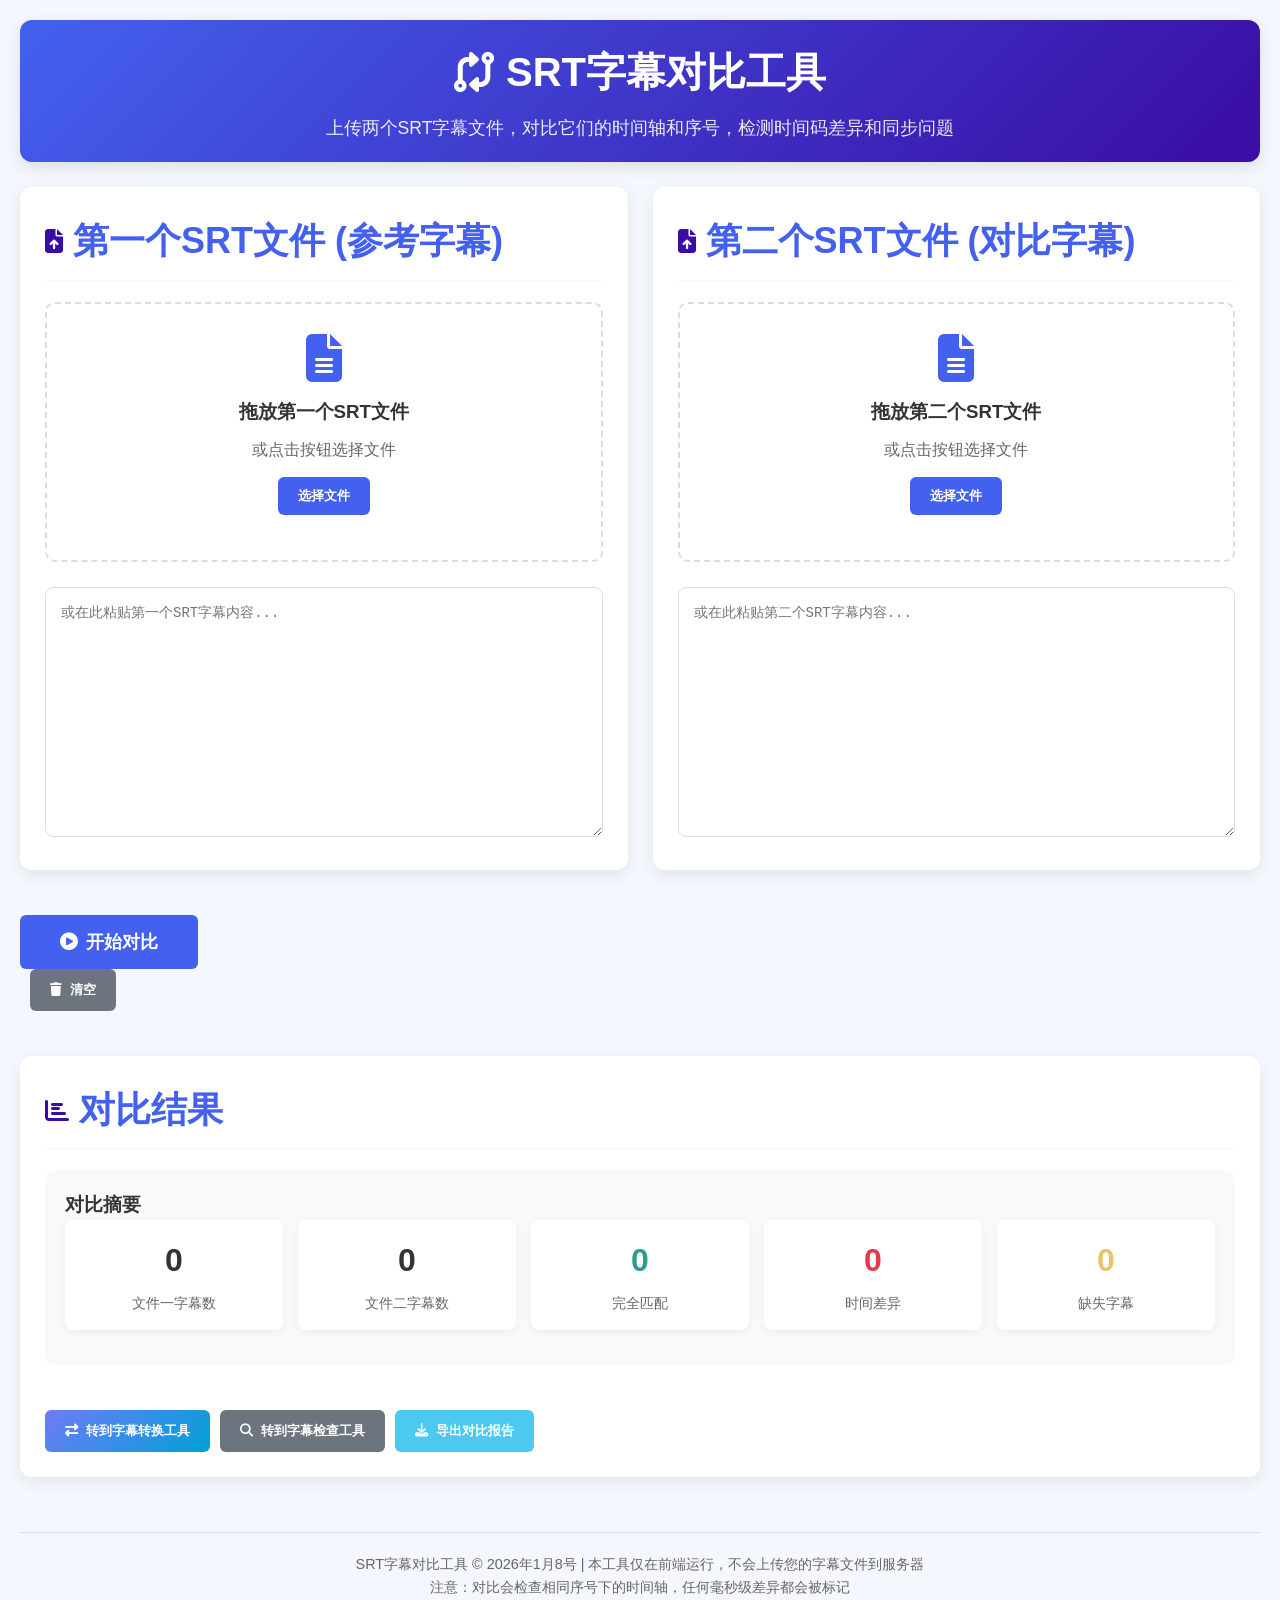
<file: compare.html>
<!DOCTYPE html>
<html lang="zh-CN">
<head>
    <meta charset="UTF-8">
    <meta name="viewport" content="width=device-width, initial-scale=1.0">
    <title>SRT字幕对比工具</title>
    <link rel="stylesheet" href="compare.css">
    <link rel="stylesheet" href="https://cdnjs.cloudflare.com/ajax/libs/font-awesome/6.4.0/css/all.min.css">
    <meta name="description" content="在线对比两个SRT字幕文件的时间轴和序号差异">
    <meta name="keywords" content="SRT,字幕对比,时间轴对比,字幕同步检查">
</head>
<body>
    <div class="container">
        <header>
            <h1><i class="fas fa-code-compare"></i> SRT字幕对比工具</h1>
            <p>上传两个SRT字幕文件，对比它们的时间轴和序号，检测时间码差异和同步问题</p>
        </header>
        
        <div class="main-content">
            <!-- 第一个文件上传区域 -->
            <div class="input-section">
                <div class="section-title">
                    <i class="fas fa-file-upload"></i>
                    <h2>第一个SRT文件 (参考字幕)</h2>
                </div>
                
                <div class="file-input-area" id="dropArea1">
                    <i class="fas fa-file-alt"></i>
                    <h3>拖放第一个SRT文件</h3>
                    <p>或点击按钮选择文件</p>
                    <input type="file" id="fileInput1" accept=".srt,.txt" hidden>
                    <button class="upload-btn" id="browseBtn1">选择文件</button>
                    <p class="file-info" id="fileInfo1"></p>
                </div>
                
                <div class="textarea-container">
                    <textarea id="srtContent1" placeholder="或在此粘贴第一个SRT字幕内容..."></textarea>
                </div>
            </div>
            
            <!-- 第二个文件上传区域 -->
            <div class="input-section">
                <div class="section-title">
                    <i class="fas fa-file-upload"></i>
                    <h2>第二个SRT文件 (对比字幕)</h2>
                </div>
                
                <div class="file-input-area" id="dropArea2">
                    <i class="fas fa-file-alt"></i>
                    <h3>拖放第二个SRT文件</h3>
                    <p>或点击按钮选择文件</p>
                    <input type="file" id="fileInput2" accept=".srt,.txt" hidden>
                    <button class="upload-btn" id="browseBtn2">选择文件</button>
                    <p class="file-info" id="fileInfo2"></p>
                </div>
                
                <div class="textarea-container">
                    <textarea id="srtContent2" placeholder="或在此粘贴第二个SRT字幕内容..."></textarea>
                </div>
            </div>
        </div>
        
        <!-- 对比按钮 -->
        <div style="text-align: center; margin: 20px 0;">
            <button class="btn btn-primary" id="compareBtn" style="padding: 15px 40px; font-size: 1.1rem;">
                <i class="fas fa-play-circle"></i> 开始对比
            </button>
            <button class="btn btn-secondary" id="clearCompareBtn" style="margin-left: 10px;">
                <i class="fas fa-trash"></i> 清空
            </button>
        </div>
        
        <!-- 对比结果区域 -->
        <div class="output-section">
            <div class="section-title">
                <i class="fas fa-chart-bar"></i>
                <h2>对比结果</h2>
            </div>
            
            <div class="loading hidden" id="loadingIndicator">
                <i class="fas fa-spinner"></i>
                <p>正在对比字幕文件...</p>
            </div>
            
            <div id="resultsContainer">
                <!-- 总体统计 -->
                <div class="results-summary">
                    <h3>对比摘要</h3>
                    <div class="stats">
                        <div class="stat-item">
                            <div class="stat-value" id="totalSubtitles1">0</div>
                            <div class="stat-label">文件一字幕数</div>
                        </div>
                        <div class="stat-item">
                            <div class="stat-value" id="totalSubtitles2">0</div>
                            <div class="stat-label">文件二字幕数</div>
                        </div>
                        <div class="stat-item">
                            <div class="stat-value stat-good" id="exactMatches">0</div>
                            <div class="stat-label">完全匹配</div>
                        </div>
                        <div class="stat-item">
                            <div class="stat-value stat-error" id="timeDifferences">0</div>
                            <div class="stat-label">时间差异</div>
                        </div>
                        <div class="stat-item">
                            <div class="stat-value stat-warning" id="missingSubtitles">0</div>
                            <div class="stat-label">缺失字幕</div>
                        </div>
                    </div>
                </div>
                
                <!-- 详细对比结果 -->
                <div class="errors-list" id="comparisonResults">
                    <!-- 结果将动态生成 -->
                </div>
                
                <!-- 操作按钮 -->
                <div class="button-group" style="margin-top: 20px;">
                   <button class="btn btn-secondary" id="gotoInspectorBtn">
   		  	 <i class="fas fa-exchange-alt"></i> 转到字幕转换工具
		   </button>
		   <button class="btn btn-secondary" id="gotoConverterBtn">
    		  	 <i class="fas fa-search"></i> 转到字幕检查工具
		   </button>
                   <button class="btn btn-success" id="exportComparisonBtn">
                        <i class="fas fa-download"></i> 导出对比报告
                   </button>
                </div>
            </div>
        </div>
        
        <footer>
            <p>SRT字幕对比工具 &copy; 2026年1月8号 | 本工具仅在前端运行，不会上传您的字幕文件到服务器</p>
            <p>注意：对比会检查相同序号下的时间轴，任何毫秒级差异都会被标记</p>
        </footer>
    </div>
    
    <script src="compare.js"></script>
</body>
</html>
</file>
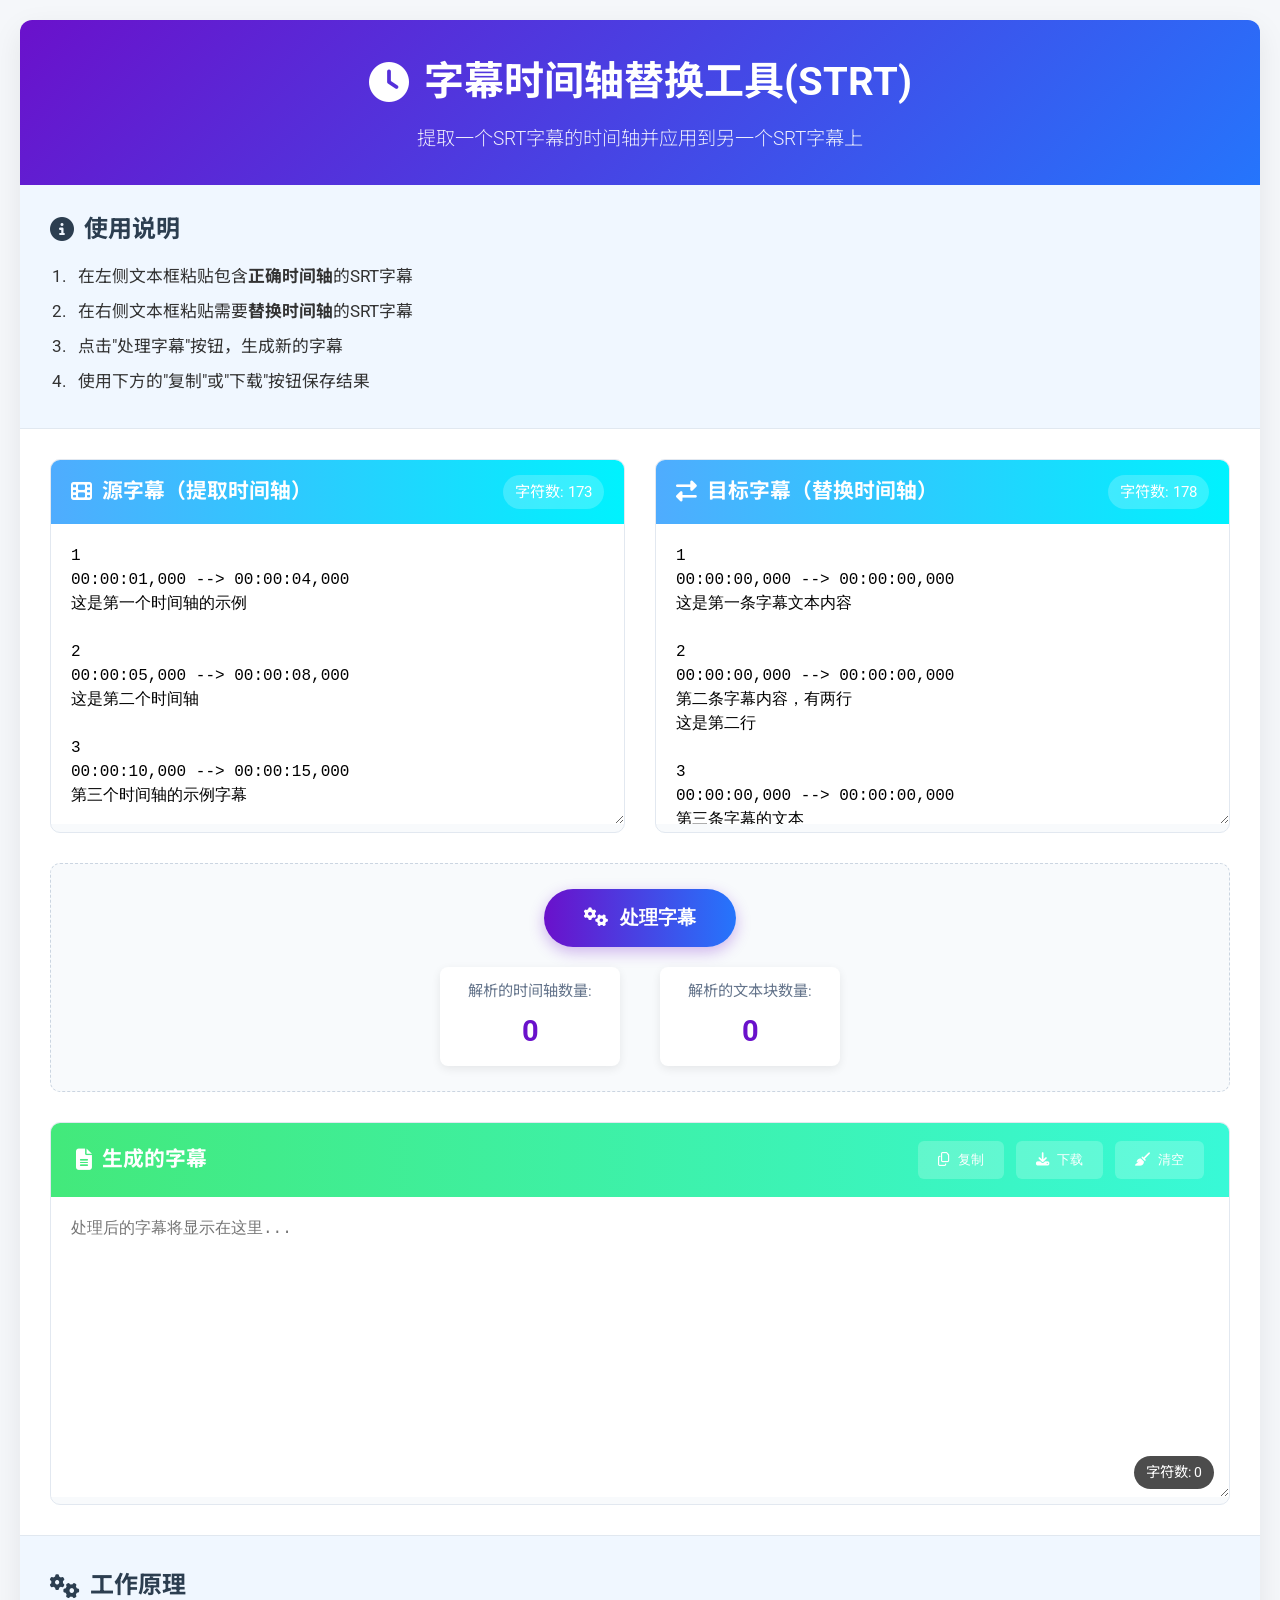
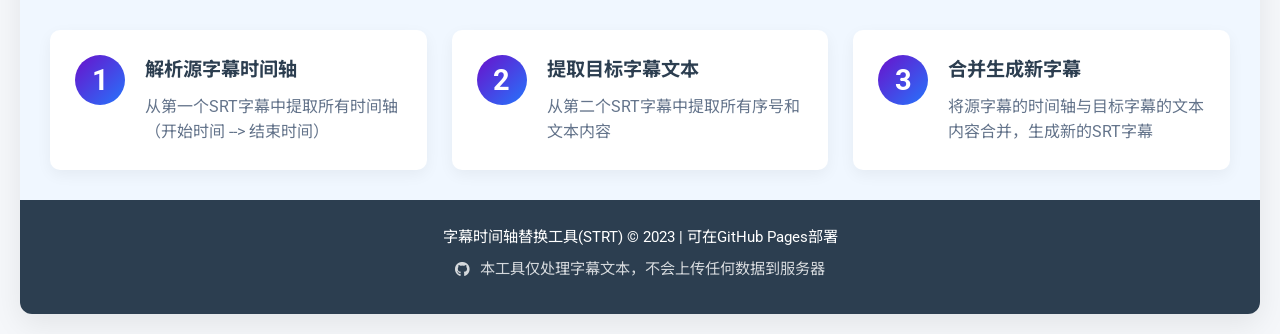
<file: STRT.html>
<!DOCTYPE html>
<html lang="zh-CN">
<head>
    <meta charset="UTF-8">
    <meta name="viewport" content="width=device-width, initial-scale=1.0">
    <title>字幕时间轴替换工具(STRT)</title>
    <link rel="stylesheet" href="STRT.css">
    <link rel="stylesheet" href="https://cdnjs.cloudflare.com/ajax/libs/font-awesome/6.4.0/css/all.min.css">
    <link href="https://fonts.googleapis.com/css2?family=Roboto:wght@400;500;700&family=Noto+Sans+SC:wght@400;500;700&display=swap" rel="stylesheet">
</head>
<body>
    <div class="container">
        <header>
            <h1><i class="fas fa-clock"></i> 字幕时间轴替换工具(STRT)</h1>
            <p class="subtitle">提取一个SRT字幕的时间轴并应用到另一个SRT字幕上</p>
        </header>

        <div class="instructions">
            <h2><i class="fas fa-info-circle"></i> 使用说明</h2>
            <ol>
                <li>在左侧文本框粘贴包含<strong>正确时间轴</strong>的SRT字幕</li>
                <li>在右侧文本框粘贴需要<strong>替换时间轴</strong>的SRT字幕</li>
                <li>点击"处理字幕"按钮，生成新的字幕</li>
                <li>使用下方的"复制"或"下载"按钮保存结果</li>
            </ol>
        </div>

        <div class="main-content">
            <div class="input-section">
                <div class="input-box">
                    <div class="input-header">
                        <h3><i class="fas fa-film"></i> 源字幕（提取时间轴）</h3>
                        <div class="char-count">字符数: <span id="source-count">0</span></div>
                    </div>
                    <textarea id="source-srt" placeholder="粘贴包含正确时间轴的SRT字幕..."></textarea>
                </div>

                <div class="input-box">
                    <div class="input-header">
                        <h3><i class="fas fa-exchange-alt"></i> 目标字幕（替换时间轴）</h3>
                        <div class="char-count">字符数: <span id="target-count">0</span></div>
                    </div>
                    <textarea id="target-srt" placeholder="粘贴需要替换时间轴的SRT字幕..."></textarea>
                </div>
            </div>

            <div class="action-section">
                <button id="process-btn" class="process-btn">
                    <i class="fas fa-cogs"></i> 处理字幕
                </button>
                <div class="stats">
                    <div class="stat-item">
                        <span class="stat-label">解析的时间轴数量:</span>
                        <span id="timecodes-count" class="stat-value">0</span>
                    </div>
                    <div class="stat-item">
                        <span class="stat-label">解析的文本块数量:</span>
                        <span id="textblocks-count" class="stat-value">0</span>
                    </div>
                </div>
            </div>

            <div class="result-section">
                <div class="result-header">
                    <h3><i class="fas fa-file-alt"></i> 生成的字幕</h3>
                    <div class="result-actions">
                        <button id="copy-btn" class="action-btn">
                            <i class="far fa-copy"></i> 复制
                        </button>
                        <button id="download-btn" class="action-btn">
                            <i class="fas fa-download"></i> 下载
                        </button>
                        <button id="clear-btn" class="action-btn">
                            <i class="fas fa-broom"></i> 清空
                        </button>
                    </div>
                </div>
                <div class="result-container">
                    <textarea id="result-srt" readonly placeholder="处理后的字幕将显示在这里..."></textarea>
                    <div class="char-count result-count">字符数: <span id="result-count">0</span></div>
                </div>
            </div>
        </div>

        <div class="how-it-works">
            <h2><i class="fas fa-cogs"></i> 工作原理</h2>
            <div class="workflow">
                <div class="step">
                    <div class="step-number">1</div>
                    <div class="step-content">
                        <h4>解析源字幕时间轴</h4>
                        <p>从第一个SRT字幕中提取所有时间轴（开始时间 --> 结束时间）</p>
                    </div>
                </div>
                <div class="step">
                    <div class="step-number">2</div>
                    <div class="step-content">
                        <h4>提取目标字幕文本</h4>
                        <p>从第二个SRT字幕中提取所有序号和文本内容</p>
                    </div>
                </div>
                <div class="step">
                    <div class="step-number">3</div>
                    <div class="step-content">
                        <h4>合并生成新字幕</h4>
                        <p>将源字幕的时间轴与目标字幕的文本内容合并，生成新的SRT字幕</p>
                    </div>
                </div>
            </div>
        </div>

        <footer>
            <p>字幕时间轴替换工具(STRT) &copy; 2023 | 可在GitHub Pages部署</p>
            <p class="github-link">
                <i class="fab fa-github"></i> 
                本工具仅处理字幕文本，不会上传任何数据到服务器
            </p>
        </footer>
    </div>

    <div id="notification" class="notification"></div>

    <script src="STRT.js"></script>
</body>
</html>
</file>
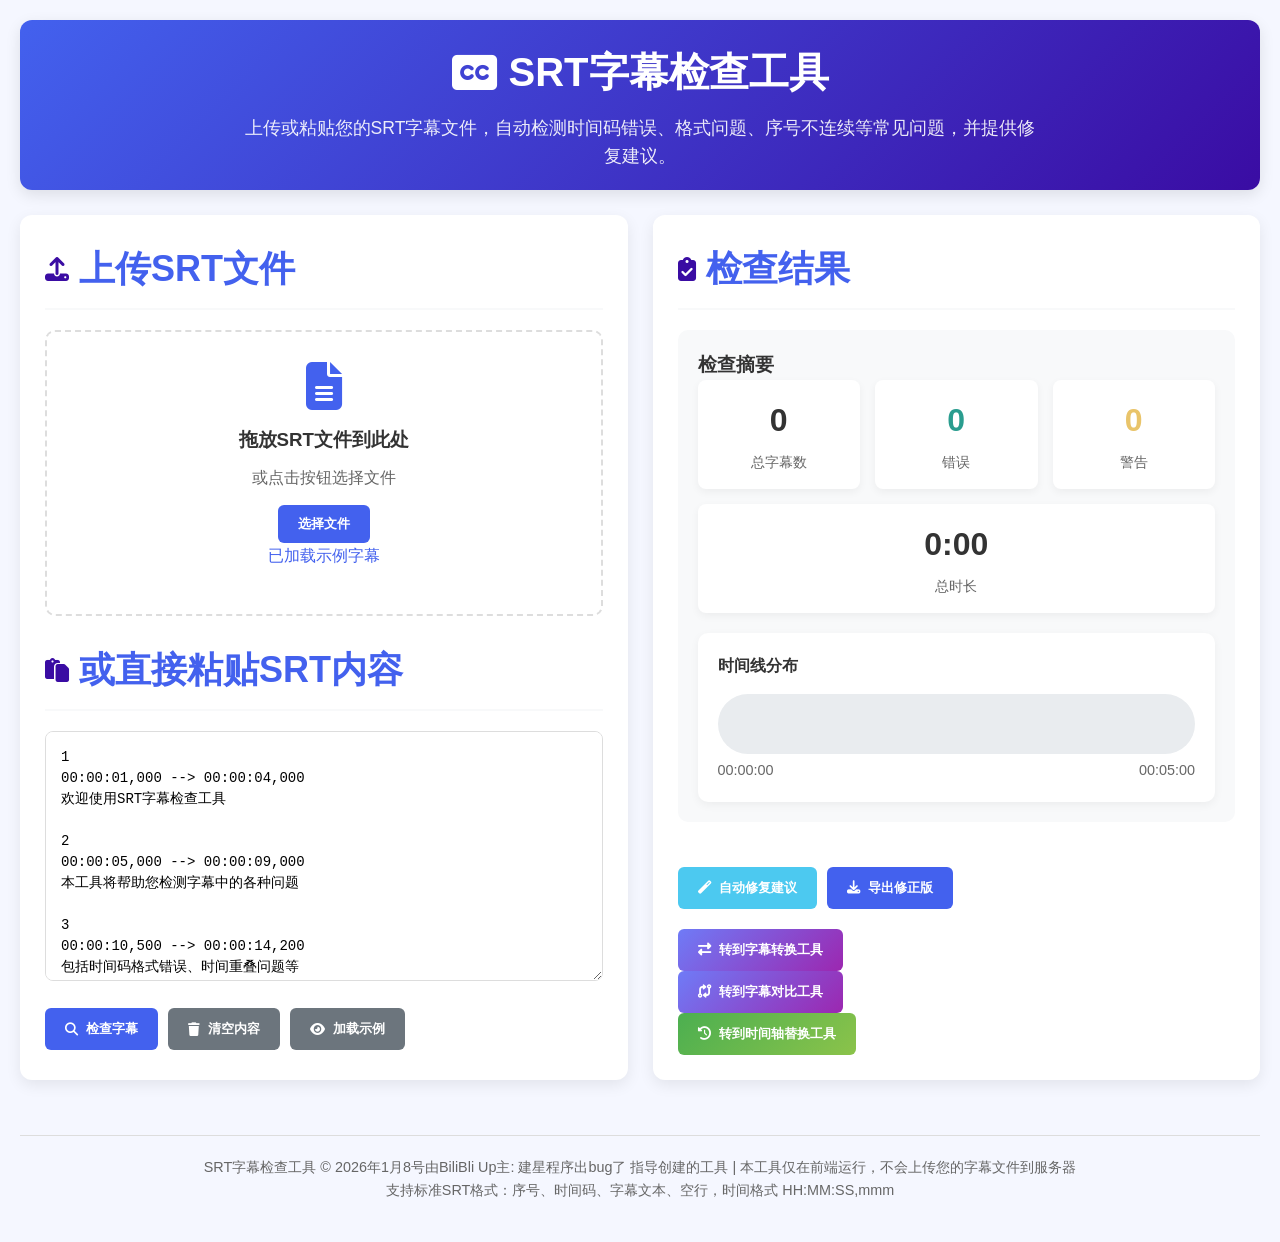
<file: SubtitleCheckingTool.html>
<!DOCTYPE html>
<html lang="zh-CN">
<head>
    <meta charset="UTF-8">
    <meta name="viewport" content="width=device-width, initial-scale=1.0">
    <title>SRT字幕检查工具</title>
    <link rel="stylesheet" href="SubtitleCheckingTool.css">
    <link rel="stylesheet" href="https://cdnjs.cloudflare.com/ajax/libs/font-awesome/6.4.0/css/all.min.css">
    <meta name="description" content="在线检查SRT字幕文件错误，检测时间码格式、时间顺序、序号连续性等问题">
    <meta name="keywords" content="SRT,字幕检查,字幕错误检测,字幕格式验证,时间码检查">
</head>
<body>
    <div class="container">
        <header>
            <h1><i class="fas fa-closed-captioning"></i> SRT字幕检查工具</h1>
            <p>上传或粘贴您的SRT字幕文件，自动检测时间码错误、格式问题、序号不连续等常见问题，并提供修复建议。</p>
        </header>
        
        <div class="main-content">
            <div class="input-section">
                <div class="section-title">
                    <i class="fas fa-upload"></i>
                    <h2>上传SRT文件</h2>
                </div>
                
                <div class="file-input-area" id="dropArea">
                    <i class="fas fa-file-alt"></i>
                    <h3>拖放SRT文件到此处</h3>
                    <p>或点击按钮选择文件</p>
                    <input type="file" id="fileInput" accept=".srt,.txt" hidden>
                    <button class="upload-btn" id="browseBtn">选择文件</button>
                    <p class="file-info" id="fileInfo"></p>
                </div>
                
                <div class="textarea-container">
                    <div class="section-title">
                        <i class="fas fa-paste"></i>
                        <h2>或直接粘贴SRT内容</h2>
                    </div>
                    <textarea id="srtContent" placeholder="在此粘贴SRT字幕内容...
                        
示例格式：
1
00:00:01,000 --> 00:00:04,000
欢迎使用SRT字幕检查工具

2
00:00:05,000 --> 00:00:09,000
本工具将帮助您检测字幕中的各种问题"></textarea>
                    
                    <div class="button-group">
                        <button class="btn btn-primary" id="checkBtn">
                            <i class="fas fa-search"></i> 检查字幕
                        </button>
                        <button class="btn btn-secondary" id="clearBtn">
                            <i class="fas fa-trash"></i> 清空内容
                        </button>
                        <button class="btn btn-secondary" id="exampleBtn">
                            <i class="fas fa-eye"></i> 加载示例
                        </button>
                    </div>
                </div>
            </div>
            
            <div class="output-section">
                <div class="section-title">
                    <i class="fas fa-clipboard-check"></i>
                    <h2>检查结果</h2>
                </div>
                
                <div class="loading hidden" id="loadingIndicator">
                    <i class="fas fa-spinner"></i>
                    <p>正在分析字幕文件...</p>
                </div>
                
                <div id="resultsContainer">
                    <div class="results-summary">
                        <h3>检查摘要</h3>
                        <div class="stats">
                            <div class="stat-item">
                                <div class="stat-value" id="totalSubtitles">0</div>
                                <div class="stat-label">总字幕数</div>
                            </div>
                            <div class="stat-item">
                                <div class="stat-value stat-good" id="totalErrors">0</div>
                                <div class="stat-label">错误</div>
                            </div>
                            <div class="stat-item">
                                <div class="stat-value stat-warning" id="totalWarnings">0</div>
                                <div class="stat-label">警告</div>
                            </div>
                            <div class="stat-item">
                                <div class="stat-value" id="totalDuration">0:00</div>
                                <div class="stat-label">总时长</div>
                            </div>
                        </div>
                        
                        <div class="timeline-container">
                            <h4>时间线分布</h4>
                            <div class="timeline" id="timeline"></div>
                            <div class="time-display">
                                <span>00:00:00</span>
                                <span id="maxTime">00:05:00</span>
                            </div>
                        </div>
                    </div>
                    
                    <div class="errors-list" id="errorsList"></div>
                    
                    <div class="button-group">
                        <button class="btn btn-success" id="fixBtn">
                            <i class="fas fa-magic"></i> 自动修复建议
                        </button>
                        <button class="btn btn-primary" id="exportBtn">
                            <i class="fas fa-download"></i> 导出修正版
                        </button>

                        <!-- 添加工具跳转按钮 -->
                        <div style="width: 100%; margin-top: 10px;">
<button class="btn btn-secondary" id="gotoConverterBtn">
    <i class="fas fa-exchange-alt"></i> 转到字幕转换工具
</button>
<button class="btn btn-secondary" id="gotoCompareBtn">
    <i class="fas fa-code-compare"></i> 转到字幕对比工具
</button>
<button class="btn btn-secondary" id="gotoSTRTBtn">
    <i class="fas fa-history"></i> 转到时间轴替换工具
</button>
                        </div>
                    </div>
                </div>
            </div>
        </div>
        
        <footer>
            <p>SRT字幕检查工具 &copy; 2026年1月8号由BiliBli Up主: 建星程序出bug了 指导创建的工具  | 本工具仅在前端运行，不会上传您的字幕文件到服务器</p>
            <p>支持标准SRT格式：序号、时间码、字幕文本、空行，时间格式 HH:MM:SS,mmm</p>
        </footer>
    </div>
    
    <script src="SubtitleCheckingTool.js"></script>
</body>
</html>
</file>
<file: compare.css>
:root {
    --primary-color: #4361ee;
    --secondary-color: #3a0ca3;
    --success-color: #4cc9f0;
    --warning-color: #f72585;
    --light-bg: #f8f9fa;
    --dark-text: #333;
    --light-text: #666;
    --border-color: #ddd;
    --error-color: #e63946;
    --timeline-color: #7209b7;
}

* {
    margin: 0;
    padding: 0;
    box-sizing: border-box;
    font-family: 'Segoe UI', Tahoma, Geneva, Verdana, sans-serif;
}

body {
    background-color: #f5f7ff;
    color: var(--dark-text);
    line-height: 1.6;
    padding: 20px;
    min-height: 100vh;
}

.container {
    max-width: 1400px;
    margin: 0 auto;
    display: flex;
    flex-direction: column;
    gap: 25px;
}

header {
    text-align: center;
    padding: 20px;
    background: linear-gradient(135deg, var(--primary-color), var(--secondary-color));
    color: white;
    border-radius: 12px;
    box-shadow: 0 5px 15px rgba(0, 0, 0, 0.1);
}

header h1 {
    font-size: 2.5rem;
    margin-bottom: 10px;
    display: flex;
    align-items: center;
    justify-content: center;
    gap: 12px;
}

header p {
    font-size: 1.1rem;
    opacity: 0.9;
    max-width: 800px;
    margin: 0 auto;
}

.main-content {
    display: flex;
    flex-wrap: wrap;
    gap: 25px;
}

.input-section, .output-section {
    flex: 1;
    min-width: 300px;
    background-color: white;
    border-radius: 12px;
    padding: 25px;
    box-shadow: 0 5px 15px rgba(0, 0, 0, 0.08);
}

.section-title {
    font-size: 1.5rem;
    color: var(--primary-color);
    margin-bottom: 20px;
    padding-bottom: 10px;
    border-bottom: 2px solid var(--light-bg);
    display: flex;
    align-items: center;
    gap: 10px;
}

.section-title i {
    color: var(--secondary-color);
}

.file-input-area {
    border: 2px dashed var(--border-color);
    border-radius: 10px;
    padding: 30px;
    text-align: center;
    margin-bottom: 25px;
    transition: all 0.3s ease;
    cursor: pointer;
}

.file-input-area:hover {
    border-color: var(--primary-color);
    background-color: rgba(67, 97, 238, 0.03);
}

.file-input-area i {
    font-size: 3rem;
    color: var(--primary-color);
    margin-bottom: 15px;
}

.file-input-area h3 {
    margin-bottom: 10px;
    color: var(--dark-text);
}

.file-input-area p {
    color: var(--light-text);
    margin-bottom: 15px;
}

.upload-btn {
    background-color: var(--primary-color);
    color: white;
    border: none;
    padding: 10px 20px;
    border-radius: 6px;
    cursor: pointer;
    font-weight: 600;
    transition: background-color 0.3s;
}

.upload-btn:hover {
    background-color: var(--secondary-color);
}

.textarea-container {
    margin-top: 20px;
}

textarea {
    width: 100%;
    min-height: 250px;
    padding: 15px;
    border: 1px solid var(--border-color);
    border-radius: 8px;
    resize: vertical;
    font-family: monospace;
    font-size: 14px;
    line-height: 1.5;
}

.button-group {
    display: flex;
    gap: 10px;
    margin-top: 20px;
    flex-wrap: wrap;
}

.btn {
    padding: 12px 20px;
    border-radius: 6px;
    border: none;
    cursor: pointer;
    font-weight: 600;
    transition: all 0.3s;
    display: flex;
    align-items: center;
    gap: 8px;
}

.btn-primary {
    background-color: var(--primary-color);
    color: white;
}

.btn-primary:hover {
    background-color: var(--secondary-color);
}

.btn-secondary {
    background-color: #6c757d;
    color: white;
}

.btn-secondary:hover {
    background-color: #5a6268;
}

.btn-success {
    background-color: var(--success-color);
    color: white;
}

.btn-success:hover {
    background-color: #3aa8d0;
}

.results-summary {
    background-color: var(--light-bg);
    border-radius: 10px;
    padding: 20px;
    margin-bottom: 25px;
}

.stats {
    display: flex;
    flex-wrap: wrap;
    gap: 15px;
    margin-bottom: 15px;
}

.stat-item {
    background-color: white;
    padding: 15px;
    border-radius: 8px;
    flex: 1;
    min-width: 150px;
    text-align: center;
    box-shadow: 0 3px 8px rgba(0, 0, 0, 0.05);
}

.stat-value {
    font-size: 2rem;
    font-weight: 700;
    margin-bottom: 5px;
}

.stat-label {
    color: var(--light-text);
    font-size: 0.9rem;
}

.stat-good {
    color: #2a9d8f;
}

.stat-warning {
    color: #e9c46a;
}

.stat-error {
    color: var(--error-color);
}

.errors-list {
    margin-top: 20px;
    max-height: 400px;
    overflow-y: auto;
}

.error-item {
    padding: 15px;
    border-left: 4px solid var(--error-color);
    background-color: #ffe6e6;
    margin-bottom: 10px;
    border-radius: 0 8px 8px 0;
}

.warning-item {
    padding: 15px;
    border-left: 4px solid var(--warning-color);
    background-color: #fff0f7;
    margin-bottom: 10px;
    border-radius: 0 8px 8px 0;
}

.error-title {
    font-weight: 600;
    margin-bottom: 5px;
    display: flex;
    align-items: center;
    gap: 8px;
}

.error-details {
    color: var(--light-text);
    font-size: 0.9rem;
    margin-top: 5px;
}

.fix-suggestion {
    margin-top: 15px;
    padding: 10px 15px;
    background-color: #e7f4ff;
    border-radius: 8px;
    border-left: 4px solid var(--success-color);
}

footer {
    text-align: center;
    margin-top: 30px;
    padding: 20px;
    color: var(--light-text);
    font-size: 0.9rem;
    border-top: 1px solid var(--border-color);
}

@media (max-width: 768px) {
    .main-content {
        flex-direction: column;
    }
    
    .button-group {
        flex-direction: column;
    }
    
    .btn {
        justify-content: center;
    }
    
    header h1 {
        font-size: 2rem;
    }
}

.hidden {
    display: none;
}

.loading {
    text-align: center;
    padding: 20px;
    color: var(--primary-color);
}

.loading i {
    font-size: 2rem;
    margin-bottom: 10px;
    animation: spin 1s linear infinite;
}

@keyframes spin {
    0% { transform: rotate(0deg); }
    100% { transform: rotate(360deg); }
}

/* 字幕对比工具特有样式 */
#gotoInspectorBtn {
    background: linear-gradient(135deg, #ff9800 0%, #f44336 100%);
    color: white;
    border: none;
}

#gotoInspectorBtn:hover {
    transform: translateY(-2px);
    box-shadow: 0 5px 15px rgba(0, 0, 0, 0.2);
    transition: all 0.3s ease;
}
/* 跳转到字幕格式转换工具按钮样式 */
#gotoInspectorBtn {
    background: linear-gradient(135deg, #6f7bf7 0%, #00a1d6 100%);
    color: white;
    border: none;
}

#gotoInspectorBtn:hover {
    transform: translateY(-2px);
    box-shadow: 0 5px 15px rgba(0, 0, 0, 0.2);
    transition: all 0.3s ease;
}
</file>
<file: STRT.css>
/* 基础样式 */
* {
    margin: 0;
    padding: 0;
    box-sizing: border-box;
}

body {
    font-family: 'Roboto', 'Noto Sans SC', sans-serif;
    background-color: #f5f7fa;
    color: #333;
    line-height: 1.6;
    padding: 20px;
    min-height: 100vh;
}

.container {
    max-width: 1400px;
    margin: 0 auto;
    background-color: white;
    border-radius: 12px;
    box-shadow: 0 10px 30px rgba(0, 0, 0, 0.08);
    overflow: hidden;
}

/* 头部样式 */
header {
    background: linear-gradient(135deg, #6a11cb 0%, #2575fc 100%);
    color: white;
    padding: 30px;
    text-align: center;
}

header h1 {
    font-size: 2.5rem;
    margin-bottom: 10px;
    display: flex;
    align-items: center;
    justify-content: center;
    gap: 15px;
}

.subtitle {
    font-size: 1.2rem;
    opacity: 0.9;
    font-weight: 300;
}

/* 使用说明 */
.instructions {
    padding: 25px 30px;
    background-color: #f0f7ff;
    border-bottom: 1px solid #e1e8f0;
}

.instructions h2 {
    color: #2c3e50;
    margin-bottom: 15px;
    display: flex;
    align-items: center;
    gap: 10px;
}

.instructions ol {
    margin-left: 20px;
    font-size: 1.05rem;
}

.instructions li {
    margin-bottom: 8px;
    padding-left: 8px;
}

/* 主要内容区域 */
.main-content {
    padding: 30px;
}

/* 输入区域 */
.input-section {
    display: grid;
    grid-template-columns: repeat(auto-fit, minmax(500px, 1fr));
    gap: 30px;
    margin-bottom: 30px;
}

@media (max-width: 1100px) {
    .input-section {
        grid-template-columns: 1fr;
    }
}

.input-box {
    background-color: #f8fafc;
    border-radius: 10px;
    overflow: hidden;
    border: 1px solid #e2e8f0;
    transition: transform 0.3s ease, box-shadow 0.3s ease;
}

.input-box:hover {
    transform: translateY(-5px);
    box-shadow: 0 10px 25px rgba(0, 0, 0, 0.1);
}

.input-header {
    background: linear-gradient(to right, #4facfe 0%, #00f2fe 100%);
    color: white;
    padding: 15px 20px;
    display: flex;
    justify-content: space-between;
    align-items: center;
}

.input-header h3 {
    font-size: 1.3rem;
    display: flex;
    align-items: center;
    gap: 10px;
}

.char-count {
    font-size: 0.95rem;
    background-color: rgba(255, 255, 255, 0.2);
    padding: 5px 12px;
    border-radius: 20px;
}

textarea {
    width: 100%;
    height: 300px;
    padding: 20px;
    font-family: 'Courier New', monospace;
    font-size: 1rem;
    border: none;
    resize: vertical;
    outline: none;
    background-color: white;
    line-height: 1.5;
}

textarea:focus {
    background-color: #fefefe;
}

/* 操作区域 */
.action-section {
    display: flex;
    justify-content: center;
    align-items: center;
    flex-direction: column;
    margin-bottom: 30px;
    padding: 25px;
    background-color: #f8fafc;
    border-radius: 10px;
    border: 1px dashed #cbd5e1;
}

.process-btn {
    background: linear-gradient(to right, #6a11cb 0%, #2575fc 100%);
    color: white;
    border: none;
    padding: 16px 40px;
    font-size: 1.2rem;
    font-weight: 600;
    border-radius: 50px;
    cursor: pointer;
    display: flex;
    align-items: center;
    gap: 12px;
    transition: all 0.3s ease;
    margin-bottom: 20px;
    box-shadow: 0 5px 15px rgba(106, 17, 203, 0.3);
}

.process-btn:hover {
    transform: translateY(-3px);
    box-shadow: 0 8px 20px rgba(106, 17, 203, 0.4);
}

.process-btn:active {
    transform: translateY(0);
}

.stats {
    display: flex;
    gap: 40px;
    flex-wrap: wrap;
    justify-content: center;
}

.stat-item {
    display: flex;
    flex-direction: column;
    align-items: center;
    background-color: white;
    padding: 12px 24px;
    border-radius: 8px;
    box-shadow: 0 3px 10px rgba(0, 0, 0, 0.08);
    min-width: 180px;
}

.stat-label {
    font-size: 0.95rem;
    color: #64748b;
    margin-bottom: 5px;
}

.stat-value {
    font-size: 1.8rem;
    font-weight: 700;
    color: #6a11cb;
}

/* 结果区域 */
.result-section {
    background-color: #f8fafc;
    border-radius: 10px;
    overflow: hidden;
    border: 1px solid #e2e8f0;
}

.result-header {
    background: linear-gradient(to right, #43e97b 0%, #38f9d7 100%);
    color: white;
    padding: 18px 25px;
    display: flex;
    justify-content: space-between;
    align-items: center;
    flex-wrap: wrap;
}

.result-header h3 {
    font-size: 1.3rem;
    display: flex;
    align-items: center;
    gap: 10px;
}

.result-actions {
    display: flex;
    gap: 12px;
}

.action-btn {
    background-color: rgba(255, 255, 255, 0.2);
    color: white;
    border: none;
    padding: 10px 20px;
    border-radius: 6px;
    cursor: pointer;
    font-weight: 500;
    display: flex;
    align-items: center;
    gap: 8px;
    transition: background-color 0.3s;
}

.action-btn:hover {
    background-color: rgba(255, 255, 255, 0.3);
}

.result-container {
    position: relative;
}

.result-count {
    position: absolute;
    bottom: 15px;
    right: 15px;
    background-color: rgba(0, 0, 0, 0.7);
    color: white;
    padding: 5px 12px;
    border-radius: 20px;
    font-size: 0.9rem;
}

/* 工作原理 */
.how-it-works {
    padding: 30px;
    background-color: #f0f7ff;
    border-top: 1px solid #e1e8f0;
}

.how-it-works h2 {
    color: #2c3e50;
    margin-bottom: 25px;
    display: flex;
    align-items: center;
    gap: 10px;
}

.workflow {
    display: grid;
    grid-template-columns: repeat(auto-fit, minmax(300px, 1fr));
    gap: 25px;
}

.step {
    display: flex;
    gap: 20px;
    align-items: flex-start;
    background-color: white;
    padding: 25px;
    border-radius: 10px;
    box-shadow: 0 5px 15px rgba(0, 0, 0, 0.05);
}

.step-number {
    background: linear-gradient(135deg, #6a11cb 0%, #2575fc 100%);
    color: white;
    width: 50px;
    height: 50px;
    border-radius: 50%;
    display: flex;
    align-items: center;
    justify-content: center;
    font-size: 1.8rem;
    font-weight: 700;
    flex-shrink: 0;
}

.step-content h4 {
    color: #2c3e50;
    margin-bottom: 8px;
    font-size: 1.2rem;
}

.step-content p {
    color: #64748b;
}

/* 页脚 */
footer {
    background-color: #2c3e50;
    color: white;
    text-align: center;
    padding: 25px;
    font-size: 0.95rem;
}

footer p {
    margin-bottom: 8px;
}

.github-link {
    display: flex;
    align-items: center;
    justify-content: center;
    gap: 10px;
    opacity: 0.8;
}

/* 通知 */
.notification {
    position: fixed;
    bottom: 30px;
    right: 30px;
    background-color: #10b981;
    color: white;
    padding: 18px 25px;
    border-radius: 8px;
    box-shadow: 0 5px 15px rgba(0, 0, 0, 0.2);
    transform: translateY(100px);
    opacity: 0;
    transition: transform 0.5s ease, opacity 0.5s ease;
    z-index: 1000;
    max-width: 350px;
}

.notification.show {
    transform: translateY(0);
    opacity: 1;
}
</file>
<file: SubtitleCheckingTool.css>
:root {
    --primary-color: #4361ee;
    --secondary-color: #3a0ca3;
    --success-color: #4cc9f0;
    --warning-color: #f72585;
    --light-bg: #f8f9fa;
    --dark-text: #333;
    --light-text: #666;
    --border-color: #ddd;
    --error-color: #e63946;
    --timeline-color: #7209b7;
}

* {
    margin: 0;
    padding: 0;
    box-sizing: border-box;
    font-family: 'Segoe UI', Tahoma, Geneva, Verdana, sans-serif;
}

body {
    background-color: #f5f7ff;
    color: var(--dark-text);
    line-height: 1.6;
    padding: 20px;
    min-height: 100vh;
}

.container {
    max-width: 1400px;
    margin: 0 auto;
    display: flex;
    flex-direction: column;
    gap: 25px;
}

header {
    text-align: center;
    padding: 20px;
    background: linear-gradient(135deg, var(--primary-color), var(--secondary-color));
    color: white;
    border-radius: 12px;
    box-shadow: 0 5px 15px rgba(0, 0, 0, 0.1);
}

header h1 {
    font-size: 2.5rem;
    margin-bottom: 10px;
    display: flex;
    align-items: center;
    justify-content: center;
    gap: 12px;
}

header p {
    font-size: 1.1rem;
    opacity: 0.9;
    max-width: 800px;
    margin: 0 auto;
}

.main-content {
    display: flex;
    flex-wrap: wrap;
    gap: 25px;
}

.input-section, .output-section {
    flex: 1;
    min-width: 300px;
    background-color: white;
    border-radius: 12px;
    padding: 25px;
    box-shadow: 0 5px 15px rgba(0, 0, 0, 0.08);
}

.section-title {
    font-size: 1.5rem;
    color: var(--primary-color);
    margin-bottom: 20px;
    padding-bottom: 10px;
    border-bottom: 2px solid var(--light-bg);
    display: flex;
    align-items: center;
    gap: 10px;
}

.section-title i {
    color: var(--secondary-color);
}

.file-input-area {
    border: 2px dashed var(--border-color);
    border-radius: 10px;
    padding: 30px;
    text-align: center;
    margin-bottom: 25px;
    transition: all 0.3s ease;
    cursor: pointer;
}

.file-input-area:hover {
    border-color: var(--primary-color);
    background-color: rgba(67, 97, 238, 0.03);
}

.file-input-area i {
    font-size: 3rem;
    color: var(--primary-color);
    margin-bottom: 15px;
}

.file-input-area h3 {
    margin-bottom: 10px;
    color: var(--dark-text);
}

.file-input-area p {
    color: var(--light-text);
    margin-bottom: 15px;
}

.upload-btn {
    background-color: var(--primary-color);
    color: white;
    border: none;
    padding: 10px 20px;
    border-radius: 6px;
    cursor: pointer;
    font-weight: 600;
    transition: background-color 0.3s;
}

.upload-btn:hover {
    background-color: var(--secondary-color);
}

.textarea-container {
    margin-top: 20px;
}

textarea {
    width: 100%;
    min-height: 250px;
    padding: 15px;
    border: 1px solid var(--border-color);
    border-radius: 8px;
    resize: vertical;
    font-family: monospace;
    font-size: 14px;
    line-height: 1.5;
}

.button-group {
    display: flex;
    gap: 10px;
    margin-top: 20px;
    flex-wrap: wrap;
}

.btn {
    padding: 12px 20px;
    border-radius: 6px;
    border: none;
    cursor: pointer;
    font-weight: 600;
    transition: all 0.3s;
    display: flex;
    align-items: center;
    gap: 8px;
}

.btn-primary {
    background-color: var(--primary-color);
    color: white;
}

.btn-primary:hover {
    background-color: var(--secondary-color);
}

.btn-secondary {
    background-color: #6c757d;
    color: white;
}

.btn-secondary:hover {
    background-color: #5a6268;
}

.btn-success {
    background-color: var(--success-color);
    color: white;
}

.btn-success:hover {
    background-color: #3aa8d0;
}

.results-summary {
    background-color: var(--light-bg);
    border-radius: 10px;
    padding: 20px;
    margin-bottom: 25px;
}

.stats {
    display: flex;
    flex-wrap: wrap;
    gap: 15px;
    margin-bottom: 15px;
}

.stat-item {
    background-color: white;
    padding: 15px;
    border-radius: 8px;
    flex: 1;
    min-width: 150px;
    text-align: center;
    box-shadow: 0 3px 8px rgba(0, 0, 0, 0.05);
}

.stat-value {
    font-size: 2rem;
    font-weight: 700;
    margin-bottom: 5px;
}

.stat-label {
    color: var(--light-text);
    font-size: 0.9rem;
}

.stat-good {
    color: #2a9d8f;
}

.stat-warning {
    color: #e9c46a;
}

.stat-error {
    color: var(--error-color);
}

.errors-list {
    margin-top: 20px;
    max-height: 400px;
    overflow-y: auto;
}

.error-item {
    padding: 15px;
    border-left: 4px solid var(--error-color);
    background-color: #ffe6e6;
    margin-bottom: 10px;
    border-radius: 0 8px 8px 0;
}

.warning-item {
    padding: 15px;
    border-left: 4px solid var(--warning-color);
    background-color: #fff0f7;
    margin-bottom: 10px;
    border-radius: 0 8px 8px 0;
}

.error-title {
    font-weight: 600;
    margin-bottom: 5px;
    display: flex;
    align-items: center;
    gap: 8px;
}

.error-details {
    color: var(--light-text);
    font-size: 0.9rem;
    margin-top: 5px;
}

.timeline-container {
    margin-top: 20px;
    background-color: white;
    border-radius: 10px;
    padding: 20px;
    box-shadow: 0 3px 10px rgba(0, 0, 0, 0.05);
}

.timeline {
    height: 60px;
    background-color: #e9ecef;
    border-radius: 30px;
    position: relative;
    margin-top: 15px;
    overflow: hidden;
}

.timeline-marker {
    position: absolute;
    height: 100%;
    width: 4px;
    background-color: var(--timeline-color);
    top: 0;
    transform: translateX(-50%);
}

.timeline-label {
    position: absolute;
    top: -25px;
    transform: translateX(-50%);
    font-size: 0.8rem;
    color: var(--timeline-color);
    font-weight: 600;
}

.time-display {
    display: flex;
    justify-content: space-between;
    margin-top: 5px;
    color: var(--light-text);
    font-size: 0.9rem;
}

.fix-suggestion {
    margin-top: 15px;
    padding: 10px 15px;
    background-color: #e7f4ff;
    border-radius: 8px;
    border-left: 4px solid var(--success-color);
}

footer {
    text-align: center;
    margin-top: 30px;
    padding: 20px;
    color: var(--light-text);
    font-size: 0.9rem;
    border-top: 1px solid var(--border-color);
}

@media (max-width: 768px) {
    .main-content {
        flex-direction: column;
    }
    
    .button-group {
        flex-direction: column;
    }
    
    .btn {
        justify-content: center;
    }
    
    header h1 {
        font-size: 2rem;
    }
}

.hidden {
    display: none;
}

.loading {
    text-align: center;
    padding: 20px;
    color: var(--primary-color);
}

.loading i {
    font-size: 2rem;
    margin-bottom: 10px;
    animation: spin 1s linear infinite;
}

@keyframes spin {
    0% { transform: rotate(0deg); }
    100% { transform: rotate(360deg); }
}

/* SRT检查工具样式 */
#gotoConverterBtn {
    background: linear-gradient(135deg, #6f7bf7 0%, #9c27b0 100%);
    color: white;
    border: none;
}

/* 字幕转换工具样式 */
#gotoInspectorBtn {
    background: linear-gradient(135deg, #ff9800 0%, #f44336 100%);
    color: white;
    border: none;
}

/* 字幕对比工具跳转按钮样式 */
#gotoCompareBtn, #gotoConverterBtn {
    background: linear-gradient(135deg, #6f7bf7 0%, #9c27b0 100%);
    color: white;
    border: none;
}

#gotoCompareBtn:hover, #gotoConverterBtn:hover {
    transform: translateY(-2px);
    box-shadow: 0 5px 15px rgba(0, 0, 0, 0.2);
    transition: all 0.3s ease;
}

/* 按钮悬停效果 */
#gotoConverterBtn:hover, #gotoInspectorBtn:hover {
    transform: translateY(-2px);
    box-shadow: 0 5px 15px rgba(0, 0, 0, 0.2);
    transition: all 0.3s ease;
}


/* 跳转到STRT按钮效果 */
#gotoSTRTBtn {
    background: linear-gradient(135deg, #4CAF50 0%, #8BC34A 100%);
    color: white;
    border: none;
}

#gotoSTRTBtn:hover {
    transform: translateY(-2px);
    box-shadow: 0 5px 15px rgba(0, 0, 0, 0.2);
    transition: all 0.3s ease;
}
</file>
